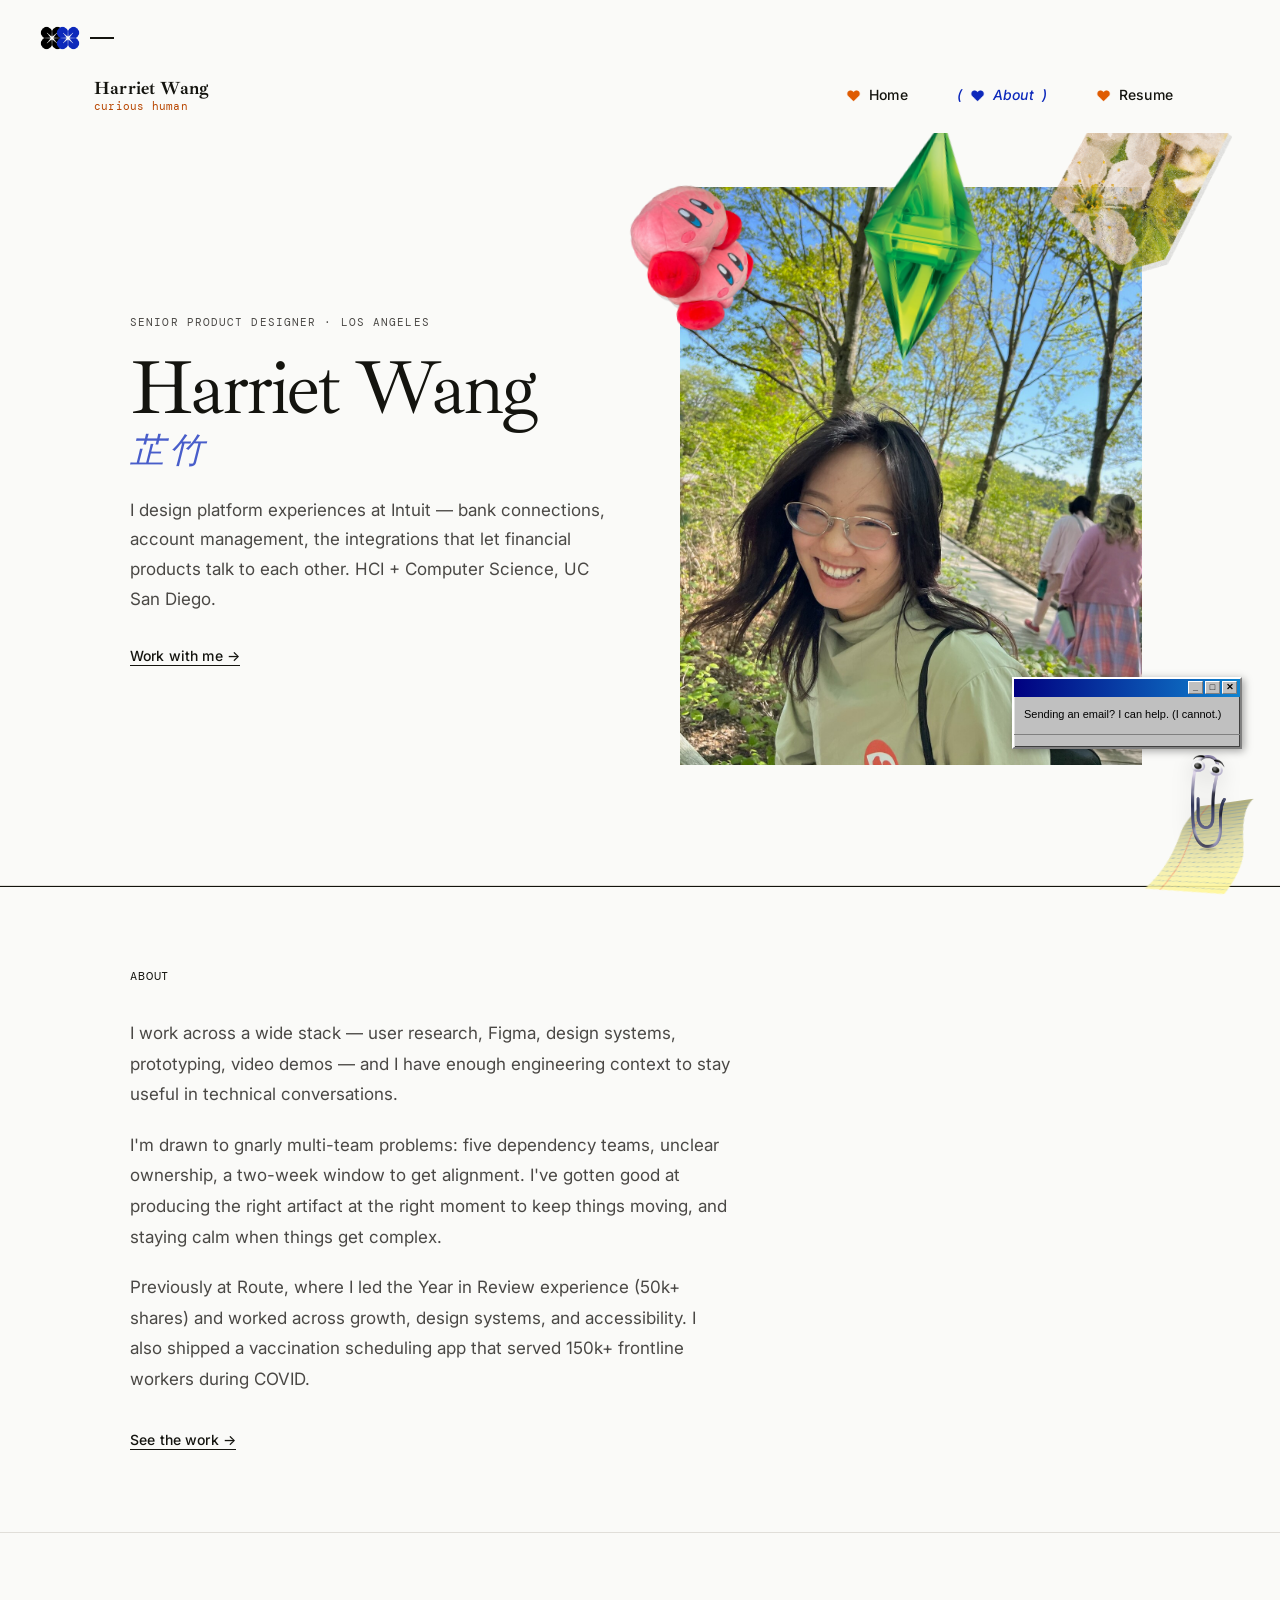
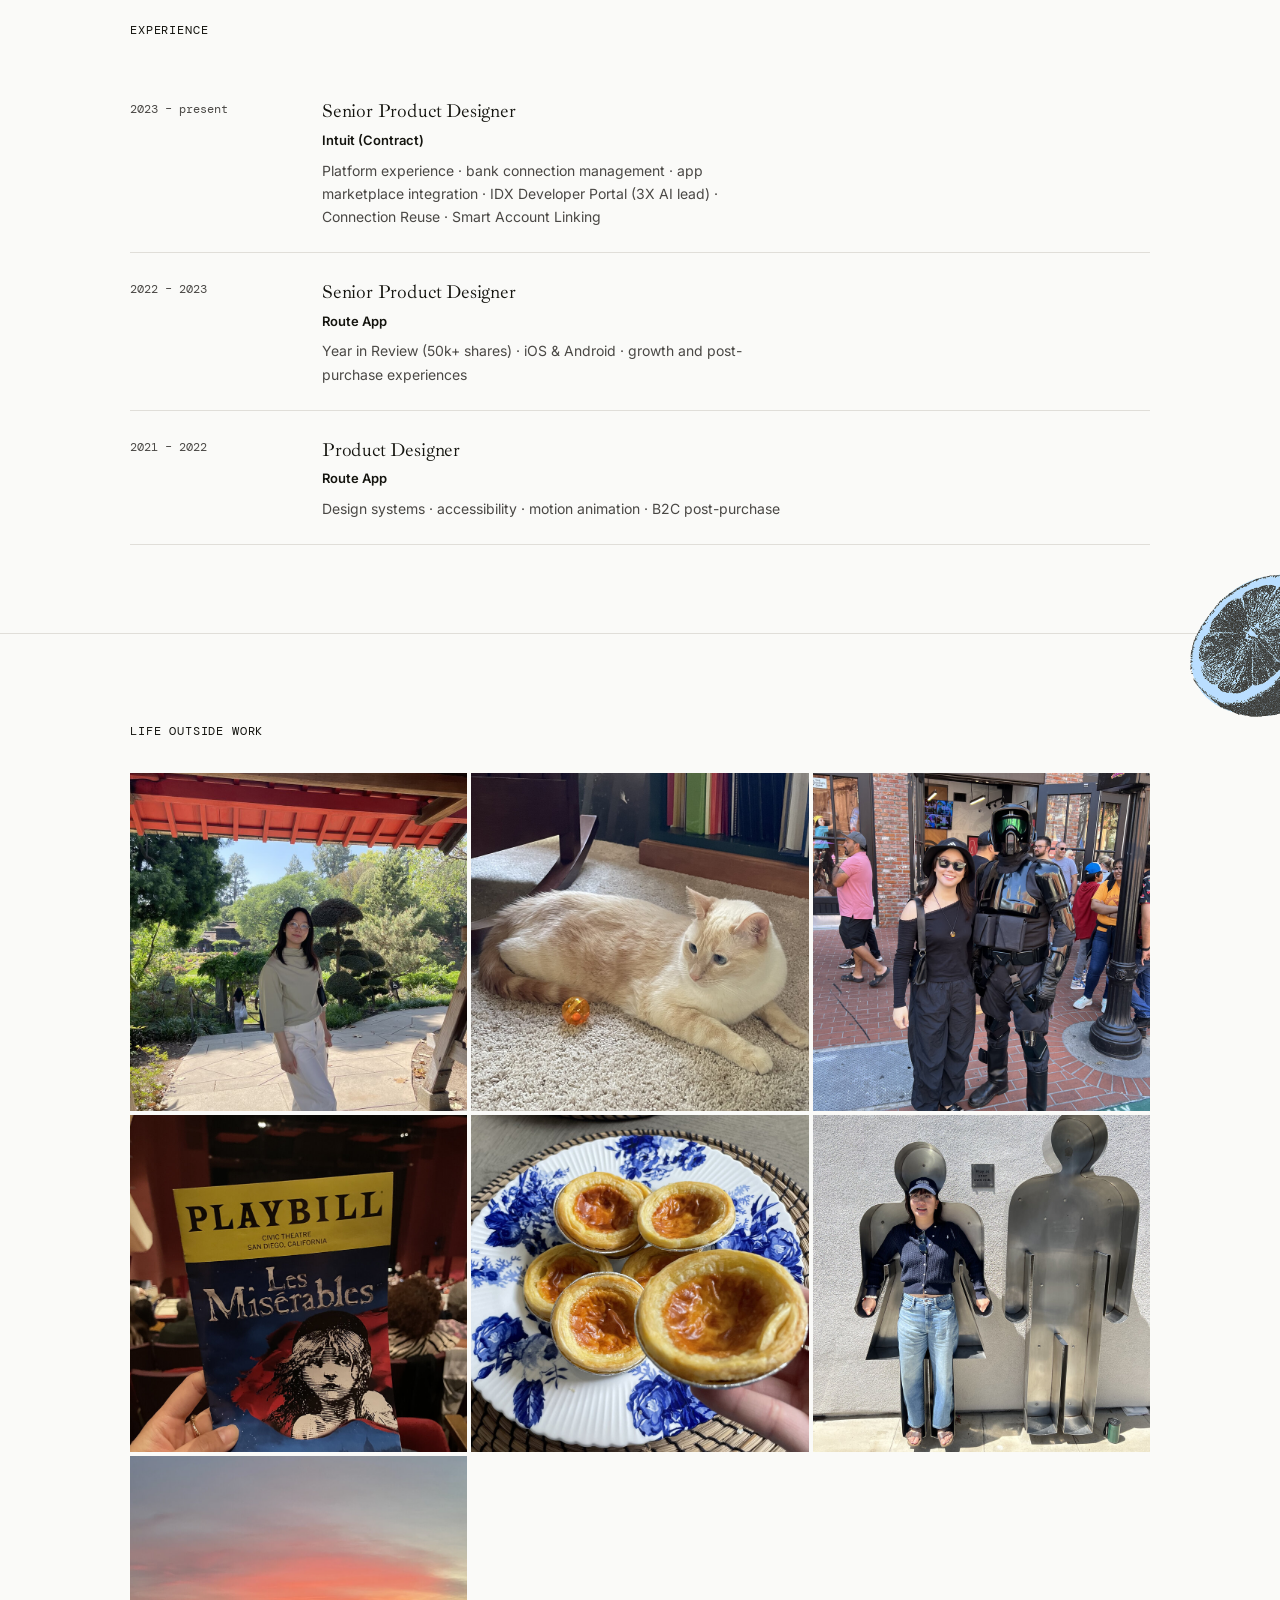
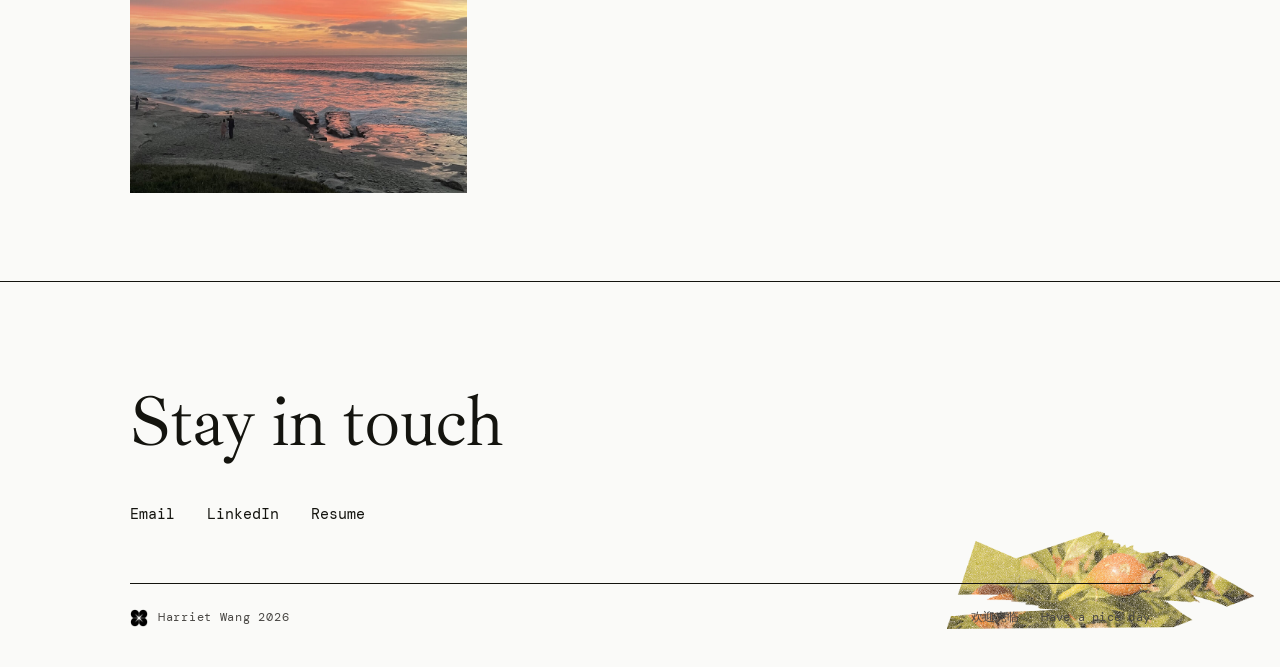
<file: pages/about.html>
<!DOCTYPE html>
<html lang="en">
<head>
  <meta charset="UTF-8"/><meta name="viewport" content="width=device-width, initial-scale=1.0"/>
  <title>About — Harriet Wang</title>
  <meta name="description" content="About Harriet Wang — a product designer with 6+ years across fintech platforms, design systems, and B2C growth experiences."/>
  <link rel="canonical" href="https://harrietwang.com/pages/about.html"/>

  <!-- Open Graph / social preview -->
  <meta property="og:type" content="website"/>
  <meta property="og:site_name" content="Harriet Wang"/>
  <meta property="og:title" content="About — Harriet Wang"/>
  <meta property="og:description" content="About Harriet Wang — a product designer with 6+ years across fintech platforms, design systems, and B2C growth experiences."/>
  <meta property="og:url" content="https://harrietwang.com/pages/about.html"/>
  <meta property="og:image" content="https://harrietwang.com/img/og-image.jpg"/>
  <meta name="twitter:card" content="summary_large_image"/>
  <meta name="twitter:title" content="About — Harriet Wang"/>
  <meta name="twitter:description" content="About Harriet Wang — a product designer with 6+ years across fintech platforms, design systems, and B2C growth experiences."/>
  <meta name="twitter:image" content="https://harrietwang.com/img/og-image.jpg"/>

  <link rel="icon" href="../favicon.ico" sizes="any"/>
  <link rel="icon" type="image/png" sizes="32x32" href="../img/favicon-32.png"/>
  <link rel="icon" type="image/png" sizes="16x16" href="../img/favicon-16.png"/>
  <link rel="apple-touch-icon" href="../img/apple-touch-icon.png"/>
  <link rel="stylesheet" href="../css/style.css"/>
  <script src="../js/main.js" defer></script>
</head>
<body>

<div class="brand-strip">
  <a href="../index.html" class="brand" aria-label="Harriet Wang — Home">
    <img src="../img/clover-black.png" alt="" class="brand__clover"/>
    <img src="../img/clover-blue.png" alt="" class="brand__clover"/>
    <span class="brand__dash"></span>
  </a>
</div>

<nav class="nav">
  <div class="nav__pill">
    <div class="nav__brandtext">
      <a href="../index.html" class="nav__name">Harriet Wang</a>
      <span class="nav__tagline">curious human</span>
    </div>
    <ul class="nav__links">
      <li><a href="../index.html" class="nav__link"><span class="nav__heart"><img class="h-orange" src="../img/heart-orange.png" alt=""/><img class="h-blue" src="../img/heart-blue.png" alt=""/></span>Home</a></li>
      <li><a href="about.html" class="nav__link"><span class="nav__heart"><img class="h-orange" src="../img/heart-orange.png" alt=""/><img class="h-blue" src="../img/heart-blue.png" alt=""/></span>About</a></li>
      <li><a href="../files/Harriet-Wang-Resume.pdf" class="nav__link" target="_blank"><span class="nav__heart"><img class="h-orange" src="../img/heart-orange.png" alt=""/><img class="h-blue" src="../img/heart-blue.png" alt=""/></span>Resume</a></li>
    </ul>
  </div>
</nav>

<main>
<section class="about-hero">
  <img src="../img/blossom.png" alt="" class="deco about-hero__deco" aria-hidden="true"/>
  <div class="container about-hero__inner">
    <div>
      <p class="about-hero__eyebrow">Senior Product Designer · Los Angeles</p>
      <h1 class="about-hero__name">
        Harriet Wang
        <span class="zh">芷竹</span>
      </h1>
      <p class="about-hero__bio">
        I design platform experiences at Intuit — bank connections, account management, the integrations that let financial products talk to each other. HCI + Computer Science, UC San Diego.
      </p>
      <a href="mailto:harrietzzw@gmail.com" class="link-primary">Work with me →</a>
    </div>
    <div class="about-hero__photo-outer">
      <img src="../img/kirby.png" alt="" class="about-hero__deco about-hero__deco--kirby"  style="z-index: 999 !important;"/>
      <img src="../img/plumbob.png" alt="" class="about-hero__deco about-hero__deco--plumbob" style="z-index: 998 !important; width:25% !important; left:40% !important; "/>
      <div class="about-hero__photo">
        <img src="../img/more-harriet.jpg" alt="Harriet Wang" loading="lazy"/>
      </div>
    </div>
  </div>
</section>

<hr class="rule"/>

<section class="about-bio-section">
  <div class="container">
    <h2 class="section-label fade-in">About</h2>
    <p class="fade-in">I work across a wide stack — user research, Figma, design systems, prototyping, video demos — and I have enough engineering context to stay useful in technical conversations.</p>
    <p class="fade-in">I'm drawn to gnarly multi-team problems: five dependency teams, unclear ownership, a two-week window to get alignment. I've gotten good at producing the right artifact at the right moment to keep things moving, and staying calm when things get complex.</p>
    <p class="fade-in">Previously at Route, where I led the Year in Review experience (50k+ shares) and worked across growth, design systems, and accessibility. I also shipped a vaccination scheduling app that served 150k+ frontline workers during COVID.</p>
    <a href="../index.html" class="link-primary fade-in">See the work →</a>
  </div>
</section>

<hr class="rule"/>

<section style="padding: clamp(3rem,7vw,5.5rem) 0; position:relative;">
  <img src="../img/lemon.png" alt="" class="deco exp-photo-deco" aria-hidden="true"/>
  <div class="container">
    <h2 class="section-label fade-in">Experience</h2>
    <div class="exp-item fade-in"><span class="exp-item__date">2023 – present</span><div><p class="exp-item__role">Senior Product Designer</p><p class="exp-item__co">Intuit (Contract)</p><p class="exp-item__desc">Platform experience · bank connection management · app marketplace integration · IDX Developer Portal (3X AI lead) · Connection Reuse · Smart Account Linking</p></div></div>
    <div class="exp-item fade-in"><span class="exp-item__date">2022 – 2023</span><div><p class="exp-item__role">Senior Product Designer</p><p class="exp-item__co">Route App</p><p class="exp-item__desc">Year in Review (50k+ shares) · iOS & Android · growth and post-purchase experiences</p></div></div>
    <div class="exp-item fade-in"><span class="exp-item__date">2021 – 2022</span><div><p class="exp-item__role">Product Designer</p><p class="exp-item__co">Route App</p><p class="exp-item__desc">Design systems · accessibility · motion animation · B2C post-purchase</p></div></div>
  </div>
</section>

<hr class="rule"/>

<!-- ============================================================
     Life outside work — Instagram-style photo grid. Hover each cell
     to see the caption via the custom cursor tooltip (same
     mechanism the project cards use — data-cursor attribute).
     Captions were written from filenames only where I (Claude)
     couldn't visually confirm content (converted-from-HEIC photos) —
     flagged to Harriet in chat to double check/correct.
     ============================================================ -->
<section style="padding: clamp(3rem,7vw,5.5rem) 0;">
  <div class="container">
    <h2 class="section-label fade-in">Life outside work</h2>
    <div class="ig-grid fade-in">
      <div class="ig-cell" data-cursor="Wandering a Japanese garden" role="img" aria-label="Wandering a Japanese garden">
        <img src="../img/lifestyle/park.jpg" alt="Wandering a Japanese garden" loading="lazy"/>
      </div>
      <div class="ig-cell" data-cursor="My cat" role="img" aria-label="My cat">
        <img src="../img/lifestyle/my-cat.jpg" alt="My cat" loading="lazy"/>
      </div>
      <div class="ig-cell" data-cursor="San Diego Comic-Con" role="img" aria-label="San Diego Comic-Con">
        <img src="../img/lifestyle/sdcc.jpg" alt="San Diego Comic-Con" loading="lazy"/>
      </div>
      <div class="ig-cell" data-cursor="Catching a musical" role="img" aria-label="Catching a musical">
        <img src="../img/lifestyle/musicals.jpg" alt="Catching a musical" loading="lazy"/>
      </div>
      <div class="ig-cell" data-cursor="Weekend baking project" role="img" aria-label="Weekend baking project">
        <img src="../img/lifestyle/baking.jpg" alt="Weekend baking project" loading="lazy"/>
      </div>
      <div class="ig-cell" data-cursor="Good times" role="img" aria-label="Good times">
        <img src="../img/lifestyle/fun.jpg" alt="Good times" loading="lazy"/>
      </div>
      <div class="ig-cell" data-cursor="A moment I liked" role="img" aria-label="A moment I liked">
        <img src="../img/lifestyle/img-4380.jpg" alt="A moment I liked" loading="lazy"/>
      </div>
    </div>
  </div>
</section>

</main>

<footer class="footer">
  <img src="../img/berry-leaf.png" alt="" class="footer-deco" aria-hidden="true"/>
  <div class="container footer__content">
    <h2 class="footer__headline">Stay in touch</h2>
    <div class="footer__links">
      <a href="mailto:harrietzzw@gmail.com" class="footer__link">Email</a>
      <a href="https://www.linkedin.com/in/harrietwang/" class="footer__link" target="_blank" rel="noopener">LinkedIn</a>
      <a href="../files/Harriet-Wang-Resume.pdf" class="footer__link">Resume</a>
    </div>
    <div class="footer__bottom">
      <img src="../img/clover-black.png" alt="" class="footer__bottom-clover"/>
      <span class="footer__sig">Harriet Wang 2026</span>
      <span class="footer__closing">欢迎光临 · Have a nice day</span>
    </div>
  </div>
</footer>

</body>
</html>
</file>
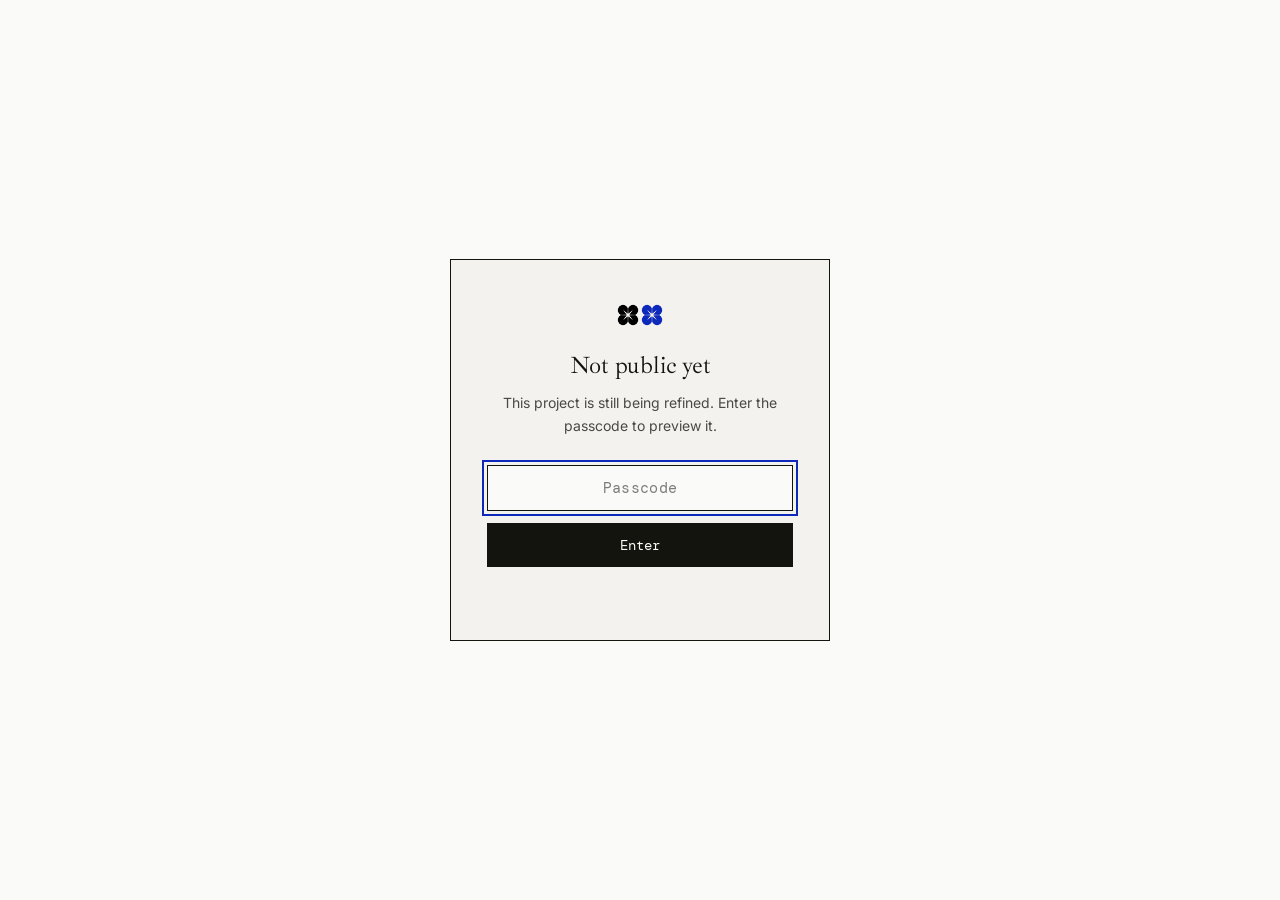
<file: pages/connection-reuse-gate.html>
<!DOCTYPE html>
<html lang="en">
<head>
  <meta charset="UTF-8"/><meta name="viewport" content="width=device-width, initial-scale=1.0"/>
  <title>Preview access — Harriet Wang</title>
  <meta name="robots" content="noindex, nofollow"/>
  <link rel="icon" href="../favicon.ico" sizes="any"/>
  <link rel="stylesheet" href="../css/style.css"/>
</head>
<body class="gate-body">
  <main class="gate-card" id="gateCard">
    <div class="gate-card__mark">
      <img src="../img/clover-black.png" alt=""/>
      <img src="../img/clover-blue.png" alt=""/>
    </div>
    <h1 class="gate-card__title">Not public yet</h1>
    <p class="gate-card__body">This project is still being refined. Enter the passcode to preview it.</p>
    <form class="gate-card__form" id="gateForm" autocomplete="off">
      <input
        type="password"
        class="gate-card__input"
        id="gateInput"
        placeholder="Passcode"
        aria-label="Passcode"
        autofocus
      />
      <button type="submit" class="gate-card__submit">Enter</button>
      <p class="gate-card__error" id="gateError" role="alert"></p>
    </form>
  </main>

  <script>
    (function () {
      // Client-side only — a friction-reducer for a shared preview link,
      // not real access control (visible to anyone who reads page source).
      var PASSCODE = 'IDX';
      var STORAGE_KEY = 'cr_unlocked';
      var DESTINATION = 'connection-reuse.html';

      var form = document.getElementById('gateForm');
      var input = document.getElementById('gateInput');
      var error = document.getElementById('gateError');
      var card = document.getElementById('gateCard');

      // Already unlocked this session? Skip straight through.
      if (sessionStorage.getItem(STORAGE_KEY) === 'true') {
        window.location.replace(DESTINATION);
      }

      form.addEventListener('submit', function (e) {
        e.preventDefault();
        if (input.value === PASSCODE) {
          sessionStorage.setItem(STORAGE_KEY, 'true');
          window.location.replace(DESTINATION);
        } else {
          error.textContent = 'That passcode isn\u2019t right — try again.';
          input.value = '';
          input.focus();
          card.classList.remove('is-shaking');
          void card.offsetWidth; // restart animation
          card.classList.add('is-shaking');
        }
      });
    })();
  </script>
</body>
</html>
</file>
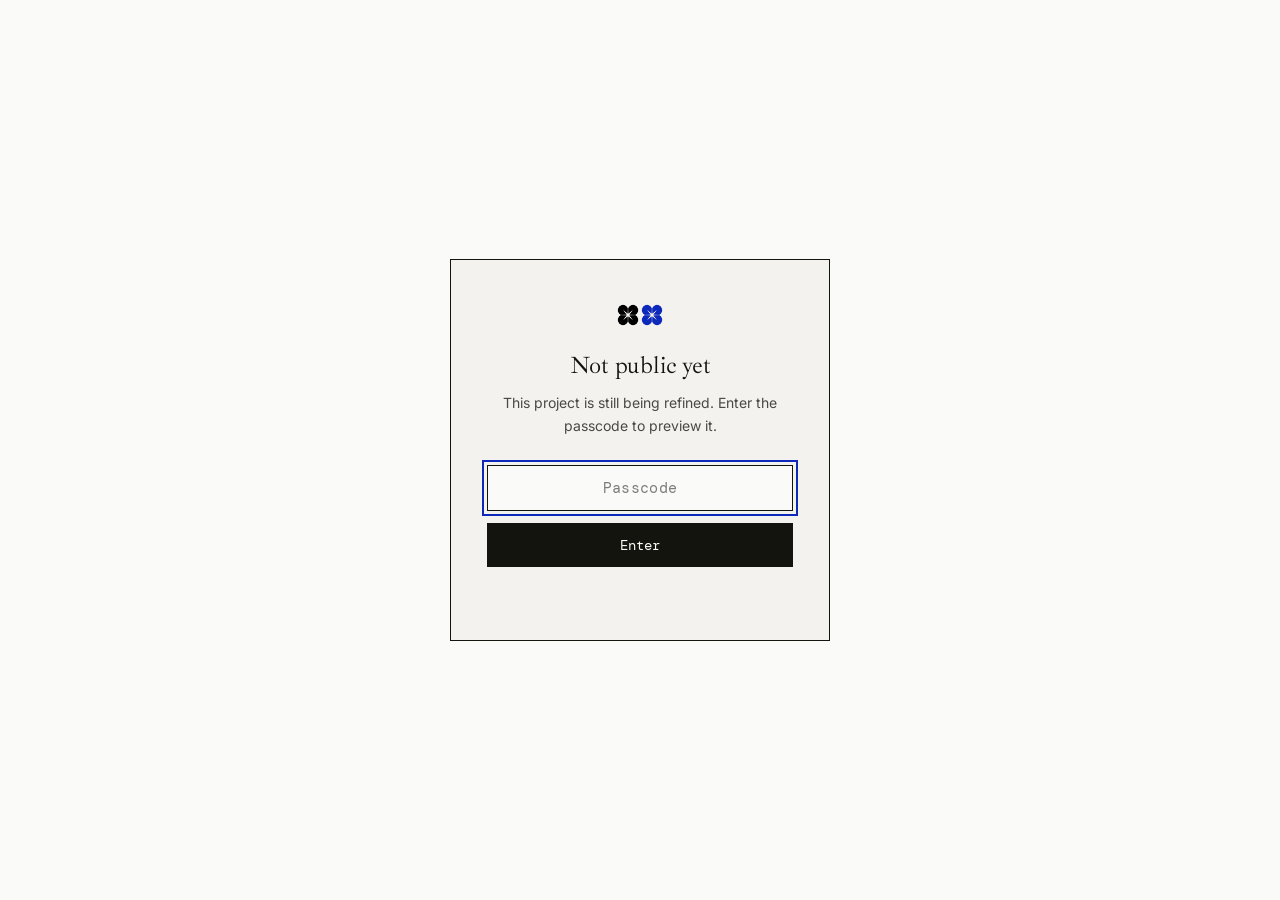
<file: pages/connection-reuse.html>
<!DOCTYPE html>
<html lang="en">
<head>
  <meta charset="UTF-8"/><meta name="viewport" content="width=device-width, initial-scale=1.0"/>
  <!-- Preview gate guard: not real security, just keeps this project from
       being casually browsed to before it's ready. See connection-reuse-gate.html.
       Runs synchronously, before anything renders, to avoid a content flash. -->
  <script>
    if (sessionStorage.getItem('cr_unlocked') !== 'true') {
      window.location.replace('connection-reuse-gate.html');
    }
  </script>
  <meta name="robots" content="noindex, nofollow"/>
  <title>IDX Connection Reuse — Harriet Wang</title>
  <meta name="description" content="Case study: IDX Connection Reuse — one connection, two products, zero re-authentication."/>
  <link rel="canonical" href="https://harrietwang.com/pages/connection-reuse.html"/>

  <!-- Open Graph / social preview -->
  <meta property="og:type" content="website"/>
  <meta property="og:site_name" content="Harriet Wang"/>
  <meta property="og:title" content="IDX Connection Reuse — Harriet Wang"/>
  <meta property="og:description" content="Case study: IDX Connection Reuse — one connection, two products, zero re-authentication."/>
  <meta property="og:url" content="https://harrietwang.com/pages/connection-reuse.html"/>
  <meta property="og:image" content="https://harrietwang.com/img/og-image.jpg"/>
  <meta name="twitter:card" content="summary_large_image"/>
  <meta name="twitter:title" content="IDX Connection Reuse — Harriet Wang"/>
  <meta name="twitter:description" content="Case study: IDX Connection Reuse — one connection, two products, zero re-authentication."/>
  <meta name="twitter:image" content="https://harrietwang.com/img/og-image.jpg"/>

  <link rel="icon" href="../favicon.ico" sizes="any"/>
  <link rel="icon" type="image/png" sizes="32x32" href="../img/favicon-32.png"/>
  <link rel="icon" type="image/png" sizes="16x16" href="../img/favicon-16.png"/>
  <link rel="apple-touch-icon" href="../img/apple-touch-icon.png"/>
  <link rel="stylesheet" href="../css/style.css"/>
  <script src="../js/projects-data.js" defer></script>
  <script src="../js/main.js" defer></script>
</head>
<body data-project-id="connection-reuse">
<div class="brand-strip">
  <a href="../index.html" class="brand" aria-label="Harriet Wang — Home">
    <img src="../img/clover-black.png" alt="" class="brand__clover"/>
    <img src="../img/clover-blue.png" alt="" class="brand__clover"/>
    <span class="brand__dash"></span>
  </a>
</div>

<nav class="nav">
  <div class="nav__pill">
    <div class="nav__brandtext">
      <a href="../index.html" class="nav__name">Harriet Wang</a>
      <span class="nav__tagline">curious human</span>
    </div>
    <ul class="nav__links">
      <li><a href="../index.html" class="nav__link"><span class="nav__heart"><img class="h-orange" src="../img/heart-orange.png" alt=""/><img class="h-blue" src="../img/heart-blue.png" alt=""/></span>Home</a></li>
      <li><a href="about.html" class="nav__link"><span class="nav__heart"><img class="h-orange" src="../img/heart-orange.png" alt=""/><img class="h-blue" src="../img/heart-blue.png" alt=""/></span>About</a></li>
      <li><a href="../files/Harriet-Wang-Resume.pdf" class="nav__link" target="_blank"><span class="nav__heart"><img class="h-orange" src="../img/heart-orange.png" alt=""/><img class="h-blue" src="../img/heart-blue.png" alt=""/></span>Resume</a></li>
    </ul>
  </div>
</nav>
<main>
<section class="project-hero"><div class="container">
  <a href="../index.html" class="back-link">← All work</a>
  <div class="tag-row"><span class="tag tag--green">Shipped · Feb 2025</span><span class="tag">IDX · Credit Karma · TurboTax</span></div>
  <h1 class="project-title">IDX Connection<br>Reuse</h1>
  <p class="project-sub">One connection. Two products. Zero re-authentication. The cross-product bank connection reuse experience for CK members entering TurboTax.</p>
  <div class="stats-row fade-in">
    <div class="stat-block"><span class="stat-block__num">0</span><span class="stat-block__label">re-authentications required for eligible CK members</span></div>
    <div class="stat-block"><span class="stat-block__num">3</span><span class="stat-block__label">products: CK · TurboTax · QBO</span></div>
    <div class="stat-block"><span class="stat-block__num">Standard</span><span class="stat-block__label">IDX reuse UI — adopted across multiple integrations</span></div>
  </div>
  <div class="project-meta fade-in">
    <div><span class="project-meta__label">My role</span><span class="project-meta__value">Product Designer (IDX XD)</span></div>
    <div><span class="project-meta__label">Team</span><span class="project-meta__value">IDX XD · DataX XD · PM · Eng · Identity</span></div>
    <div><span class="project-meta__label">Patterns shipped</span><span class="project-meta__value">Carousel reuse · Bulk multi-select · Back-to-back auth</span></div>
    <div><span class="project-meta__label">Status</span><span class="project-meta__value">Shipped February 2025</span></div>
  </div>
</div></section>
<div class="project-body"><div class="container"><div class="project-body__layout">
  <nav class="project-body__sidebar">
    <a href="#challenge" class="toc-link">Challenge</a>
    <a href="#tasks" class="toc-link">My Tasks</a>
    <a href="#impact" class="toc-link">Impact</a>
  </nav>
  <div>
    <section id="challenge" class="project-section">
      <p class="project-section__label">01 · Challenge</p>
      <h2 class="project-section__heading">If we already have your credentials, why are we asking again?</h2>
      <p class="project-section__body">If you've already connected your brokerage to Credit Karma, Intuit has your credentials. So why does TurboTax ask you to set up the same connection from scratch at tax time? That friction was real — and it was costing TurboTax completions.</p>
      <p class="project-section__body">Connection Reuse is IDX's answer: let CK members carry existing financial connections into TurboTax with a single consent. Cross-product, touching CK, TT, and Identity — each with different patterns, consent requirements, and technical constraints. Customers shouldn't feel any of that.</p>
    </section>
    <section id="tasks" class="project-section">
      <p class="project-section__label">02 · My Tasks</p>
      <h2 class="project-section__heading">Carousel reuse, bulk multi-select, back-to-back auth</h2>
      <p class="project-section__body">I owned the IDX widget design end-to-end — the carousel reuse pattern for single-provider selection and the bulk multi-select pattern for customers with multiple eligible accounts. I built prototypes for both QBO and TurboTax contexts, iterated through multiple rounds of cross-functional feedback, and designed the back-to-back auth flow for providers requiring re-authentication on reuse.</p>
      <p class="project-section__body">I worked alongside DataX XD and PM on consent patterns and error states, and turned around spec updates quickly when integration requirements shifted mid-flight.</p>
    </section>
    <section id="impact" class="project-section">
      <p class="project-section__label">03 · Impact</p>
      <h2 class="project-section__heading">Standard IDX reuse UI, adopted beyond the original launch</h2>
      <p class="project-section__body">Launched February 2025 across CK, TT, IDX, DataX, and Identity. Eligible CK members can carry their financial connections into TurboTax with bulk import — removing one of the most friction-heavy moments in TT onboarding.</p>
      <p class="project-section__body">The carousel reuse and bulk multi-select patterns I designed are now the standard IDX reuse UI, adopted across multiple integrations beyond the original CK×TT launch.</p>
    </section>
  </div>
</div></div></div>
<section class="more-work">
  <div class="container">
    <h2 class="section-label fade-in">More work</h2>
    <div class="project-carousel">
      <div class="project-carousel__track" id="projectTrack">
        <!-- Populated at runtime by renderMoreWork() in main.js, from js/projects-data.js.
             Shows every OTHER project automatically — nothing to edit in this file. -->
      

      </div>
      <div class="project-carousel__controls">
        <button type="button" class="carousel-btn carousel-btn--prev" aria-label="Scroll left">←</button>
        <div class="project-carousel__bar" id="carouselBar"><div class="project-carousel__thumb" id="carouselThumb"></div></div>
        <button type="button" class="carousel-btn carousel-btn--next" aria-label="Scroll right">→</button>
      </div>
    </div>
  </div>
</section>

</main>

<footer class="footer">
  <canvas id="footer-canvas" class="footer__canvas" aria-hidden="true"></canvas>
  <div class="container footer__content">
    <p class="footer__label">Next project</p>
    <h2 class="footer__headline" style="font-size:clamp(2.25rem,5vw,4.5rem);"><a href="smart-account-linking.html" class="footer-next-link">Smart Account <em>Linking →</em></a></h2>
    <div class="footer__links"><a href="smart-account-linking.html" class="footer__link">View project ↗</a><a href="../index.html" class="footer__link">All work ↗</a></div>
    <div class="footer__bottom"><span class="footer__sig">◐ Harriet Wang · 2025</span><span class="footer__closing">欢迎光临 · Have a nice day</span></div>
  </div>
</footer>
</body></html>
</file>
<file: css/style.css>
/* ============================================
   HARRIET WANG — v3
   Almost white · One accent · Images · Readable
   ============================================ */

@import url('https://fonts.googleapis.com/css2?family=Ibarra+Real+Nova:ital,wght@0,400..700;1,400..700&family=Inter:ital,opsz,wght@0,14..32,300..700;1,14..32,400..500&family=DM+Mono:wght@400;500&display=swap');

:root {
  --bg:       #FAFAF8;
  --surface:  #F3F2EF;
  --ink:      #14140F;
  --mid:      #4A4845;
  --faint:    #E0DED9;
  --accent:   #0D29BB;   /* blue heart */
  --orange:   #DF5B01;   /* orange heart — decorative/large-text/border use (3:1 AA-large is enough) */
  --orange-text: #B84600; /* darker variant for small running text — passes 4.5:1 AA on --bg */

  /* display: serif close to Ibarra Real Nova · retro mono: SF Mono w/ DM Mono fallback · body: Inter */
  --serif:  'Ibarra Real Nova', 'DM Serif Display', Georgia, serif;
  --sans:   'Inter', 'DM Sans', system-ui, sans-serif;
  --mono:   ui-monospace, 'SF Mono', 'SFMono-Regular', Menlo, Consolas, 'DM Mono', monospace;

  --nav-h:  60px;
  --max-w:  1100px;
  --gutter: clamp(1.25rem, 4vw, 2.5rem);
  --radius: 0px;   /* brutalist: square corners everywhere except the pill nav + CTA pill */
}

*, *::before, *::after { box-sizing: border-box; margin: 0; padding: 0; }
html { font-size: 16px; scroll-behavior: smooth; -webkit-font-smoothing: antialiased; }
body {
  background: var(--bg); color: var(--ink); font-family: var(--sans); line-height: 1.6; overflow-x: hidden;
}
/* cursor:none only applies once main.js confirms the custom cursor actually initialized —
   see initCursor() in main.js. This means if JS fails to load, people keep a normal
   pointer instead of losing the cursor entirely. */
.has-custom-cursor,
.has-custom-cursor a, .has-custom-cursor button, .has-custom-cursor .project-card, .has-custom-cursor .project-card *,
.has-custom-cursor [data-cursor],
.has-custom-cursor #clippy, .has-custom-cursor #clippy *, .has-custom-cursor #clippy-paper,
.has-custom-cursor input, .has-custom-cursor select, .has-custom-cursor textarea,
.has-custom-cursor [role="button"], .has-custom-cursor .glow-word, .has-custom-cursor .nav__link {
  cursor: none;
}

/* ── KEYBOARD FOCUS ──
   Custom, on-brand focus ring — shows only for keyboard navigation (:focus-visible),
   never on mouse clicks, so it doesn't clash with the custom cursor. */
a:focus-visible, button:focus-visible, input:focus-visible,
[role="button"]:focus-visible, .project-card:focus-visible,
.carousel-btn:focus-visible, .nav__link:focus-visible {
  outline: 2px solid var(--accent);
  outline-offset: 3px;
}
.btn-pill:focus-visible { outline-offset: 4px; }

/* ── CUSTOM CURSOR ── */
.cursor {
  position: fixed; top: 0; left: 0; z-index: 99999;
  pointer-events: none; display: flex; align-items: flex-start; gap: 8px;
  opacity: 0; transition: opacity 0.15s;
  will-change: transform;
}
.cursor__arrow {
  width: 22px; height: 22px; flex-shrink: 0;
  transition: width .18s ease, height .18s ease;
  display: block;
}
.cursor__label {
  font-family: var(--mono); font-size: 10px; letter-spacing: 0.04em;
  background: var(--ink); color: var(--bg);
  padding: 3px 8px; border-radius: 4px;
  white-space: nowrap;
  opacity: 0; transform: translateY(3px) translateX(-4px);
  transition: opacity .18s ease, transform .18s ease;
  margin-top: 4px;
}
.cursor.is-hover .cursor__label { opacity: 1; transform: none; }

a { color: inherit; text-decoration: none; }
img { display: block; max-width: 100%; }

/* ============================================  BRAND MARK (static, scrolls away — NOT part of the floating nav)  */
.brand-strip { padding: 26px var(--gutter) 0; position: relative; z-index: 90; }
.brand {
  display: inline-flex; align-items: center; gap: 0;
}
.brand__clover { height: 24px; width: auto; display: block; }
.brand__clover + .brand__clover { margin-left: -8px; }
.brand__dash { width: 24px; height: 1.5px; background: var(--ink); margin-left: 10px; }

/* ============================================  NAV (sticky → floating pill on scroll)  */
.nav {
  position: sticky; top: 0; z-index: 100;
  padding: 14px var(--gutter);
  transition: padding 0.35s ease;
}
.nav__pill {
  max-width: var(--max-w); margin: 0 auto;
  display: flex; align-items: center; justify-content: space-between;
  padding: 6px 4px;
  border-radius: 0;
  transition: background 0.35s ease, box-shadow 0.35s ease, padding 0.35s ease, border-radius 0.35s ease, border-color 0.35s ease;
}

/* lifted pill once scrolled */
.nav.scrolled { padding-top: 10px; }
.nav.scrolled .nav__pill {
  background: linear-gradient(155deg, rgba(255,255,255,0.55), rgba(250,250,248,0.42) 40%, rgba(250,250,248,0.55));
  border: 1px solid rgba(255,255,255,0.55);
  backdrop-filter: blur(22px) saturate(180%);
  -webkit-backdrop-filter: blur(22px) saturate(180%);
  border-radius: 16px;
  padding: 12px 22px;
  box-shadow:
    inset 0 1px 0 rgba(255,255,255,0.75),
    inset 0 0 0 1px rgba(255,255,255,0.12),
    0 1px 0 rgba(20,20,15,0.06),
    0 14px 34px -16px rgba(20,20,15,0.32);
}

.nav__brandtext { display: flex; flex-direction: column; line-height: 1.2; gap: 1px; }
.nav__name {
  font-family: var(--serif); font-weight: 700; font-size: 1.125rem; color: var(--ink);
  letter-spacing: 0.01em;
}
.nav__tagline {
  font-family: var(--mono); font-size: 0.6875rem; color: var(--orange-text);
  letter-spacing: 0.02em;
}

.nav__links { display: flex; align-items: center; gap: 2.25rem; list-style: none; }
.nav__link {
  display: inline-flex; align-items: center; gap: 8px;
  font-size: 0.875rem; font-weight: 500; color: var(--ink); letter-spacing: 0.01em;
  transition: color 0.18s, font-style 0.18s;
  position: relative; padding-bottom: 2px;
}
.nav__heart { position: relative; width: 15px; height: 15px; flex-shrink: 0; }
.nav__heart img { position: absolute; inset: 0; width: 100%; height: 100%; transition: opacity 0.2s ease; }
.nav__heart .h-blue { opacity: 0; }

/* ( and ) revealed on hover / active */
.nav__link::before { content: '('; opacity: 0; transform: translateX(-3px); transition: opacity 0.2s, transform 0.2s; display: inline-block; }
.nav__link::after  { content: ')'; opacity: 0; transform: translateX( 3px); transition: opacity 0.2s, transform 0.2s; display: inline-block; }

.nav__link:hover        { color: var(--accent); font-style: italic; }
.nav__link.active       { color: var(--accent); font-style: italic; }

.nav__link:hover::before,  .nav__link:hover::after  { opacity: 1; transform: translateX(0); }
.nav__link.active::before, .nav__link.active::after { opacity: 1; transform: translateX(0); }

.nav__link:hover .h-blue, .nav__link.active .h-blue   { opacity: 1; }
.nav__link:hover .h-orange, .nav__link.active .h-orange { opacity: 0; }

@media (max-width: 720px) {
  .brand-strip { padding: 16px 20px 0; }
  .nav { padding: 10px 20px; }
  .nav__links { gap: 20px; }
  .nav__link { font-size: 0.78rem; gap: 5px; }
  .nav__heart { width: 12px; height: 12px; }
}

/* ============================================  LAYOUT  */
.container { width: 100%; max-width: var(--max-w); margin: 0 auto; padding: 0 var(--gutter); }
hr.rule { border: none; border-top: 1px solid var(--faint); }

/* ============================================  HERO  */
.hero { padding-top: clamp(2.5rem, 6vh, 4rem); padding-bottom: clamp(3.5rem, 8vh, 5.5rem); }

/* Two-column hero layout */
.hero__cols {
  display: grid;
  grid-template-columns: 1fr 1fr;
  gap: clamp(3rem, 6vw, 6rem);
  align-items: start;
}
.hero__left { min-width: 0; }
.hero__right { display: flex; justify-content: flex-end; align-items: flex-start; }
.hero__photo-outer { position: relative; width: 100%; max-width: 380px; padding: 22px 0 56px; }
.hero__photo-wrap {
  width: 100%;
  aspect-ratio: 4 / 5;
  border-radius: 0;
  overflow: hidden;
  background: #DCDBD7;
  border: none;
  position: relative;
  z-index: 3;
}
.hero__photo {
  width: 100%; height: 100%;
  object-fit: cover; object-position: center; display: block;
}
.hero__deco { position: absolute; pointer-events: none; user-select: none; }
.hero__deco--blossom { width: 46%; left: -18%; bottom: 6%; z-index: 1; transform: rotate(-6deg); }
.hero__deco--butterfly { width: 42%; right: -18%; top: 2%; z-index: 2; transform: rotate(4deg); }

.hero__status {
  display: inline-flex; align-items: center; gap: 0.5rem;
  font-family: var(--mono); font-size: 0.75rem; color: var(--mid);
  letter-spacing: 0.07em; text-transform: uppercase; margin-bottom: 1.75rem;
}
.hero__dot { width: 6px; height: 6px; border-radius: 50%; background: var(--accent); flex-shrink: 0; animation: blink 2.5s ease-in-out infinite; }
@keyframes blink { 0%,100%{opacity:1} 50%{opacity:0.35} }

.hero__headline {
  position: relative;
  font-family: var(--serif); font-weight: 700;
  font-size: clamp(2rem, 4vw, 2.95rem);
  line-height: 1.16; letter-spacing: -0.01em;
  color: var(--ink); margin-bottom: 1.75rem; max-width: 700px;
}
.hero__headline em { font-style: italic; }

/* cursor radial glow — tracks across the whole headline, all words */
.hero__headline-glow { position: relative; display: block; }
.hero__headline-glow .glow-base { color: var(--ink); display: block; }
.hero__headline-glow .glow-layer {
  position: absolute; top: 0; left: 0; width: 100%; height: 100%;
  color: transparent; display: block;
  background: radial-gradient(circle 0px at 50% 50%, var(--accent) 0%, transparent 100%);
  -webkit-background-clip: text; background-clip: text;
  pointer-events: none;
}

.hero__body {
  font-family: var(--sans);
  font-size: clamp(1rem, 1.6vw, 1.15rem);
  color: var(--ink); max-width: 500px; line-height: 1.65;
  font-weight: 400; margin-bottom: 2.25rem;
}
.hero__body a { color: var(--accent); text-decoration: underline; text-underline-offset: 3px; }

.hero__actions { display: flex; gap: 1.5rem; align-items: center; flex-wrap: wrap; }

.btn-pill {
  display: inline-block;
  background: var(--ink); color: var(--bg);
  font-family: var(--mono); font-size: 0.9rem;
  padding: 13px 26px; border-radius: 999px; border: 1.5px solid var(--ink);
  transition: background 0.2s ease, color 0.2s ease;
}
.btn-pill:hover { background: var(--bg); color: var(--ink); }

.link-primary {
  font-size: 0.875rem; font-weight: 500; color: var(--ink);
  border-bottom: 1.5px solid var(--ink); padding-bottom: 1px;
  letter-spacing: 0.01em; transition: color 0.18s, border-color 0.18s;
}
.link-primary:hover { color: var(--accent); border-color: var(--accent); }

.link-muted { font-size: 0.875rem; color: var(--mid); transition: color 0.18s; }
.link-muted:hover { color: var(--ink); }
.link-inline {
  color: inherit;
  text-decoration: underline;
  text-decoration-color: var(--accent);
  text-underline-offset: 2px;
  transition: color 0.18s ease, text-decoration-color 0.18s ease;
}
.link-inline:hover { color: var(--accent); text-decoration-color: currentColor; }

/* ============================================  SECTION LABELS  */
.section-label {
  font-family: var(--mono); font-size: 0.75rem; font-weight: 400; letter-spacing: 0.07em;
  text-transform: uppercase; color: var(--ink); margin-bottom: 2rem;
}

/* ============================================  WIP BANNER  */
.wip-banner {
  display: flex; align-items: center; gap: 0.75rem;
  padding: 0.875rem 1.25rem;
  border: 1.5px solid var(--ink); border-radius: 0;
  background: var(--bg); margin-bottom: 2.5rem;
}
.wip-banner__dot { width: 6px; height: 6px; border-radius: 50%; background: var(--accent); flex-shrink: 0; animation: blink 2s ease-in-out infinite; }
.wip-banner p { font-size: 0.875rem; color: var(--mid); }
.wip-banner strong { color: var(--ink); font-weight: 500; }

/* ============================================  PROJECT GRID  */
.projects { padding: clamp(3rem, 7vw, 5.5rem) 0; }

.project-grid {
  display: grid;
  grid-template-columns: 1fr 1fr;
  gap: 1.25rem;
}

/* ── HORIZONTAL PROJECT CAROUSEL (homepage) ── */
.project-carousel { position: relative; }
.project-carousel__track {
  display: flex; gap: 1.25rem;
  overflow-x: auto; scroll-snap-type: x mandatory;
  padding: 14px 4px 22px;
  scrollbar-width: none; -ms-overflow-style: none;
}
.project-carousel__track::-webkit-scrollbar { display: none; }
.project-carousel__track .project-card {
  flex: 0 0 340px; scroll-snap-align: start; flex-direction: column;
}
.project-carousel__track .project-card--star {
  flex: 0 0 420px; flex-direction: column;
}
.project-carousel__track .project-card--star .project-card__thumb {
  width: 100%; aspect-ratio: 16/10; min-height: unset;
}
.project-carousel__track .project-card--star .project-card__body {
  padding: 1.5rem; justify-content: flex-start;
}
.project-carousel__track .project-card--star .project-card__title { font-size: 1.375rem; }

.project-carousel__controls {
  display: flex; align-items: center; gap: 14px;
  margin-top: 1.5rem;
}
.carousel-btn {
  width: 34px; height: 34px; flex-shrink: 0;
  border: 1.5px solid var(--ink); background: var(--bg); color: var(--ink);
  font-family: var(--mono); font-size: 0.9rem; cursor: pointer;
  display: flex; align-items: center; justify-content: center;
  transition: background 0.18s ease, color 0.18s ease;
}
.carousel-btn:hover { background: var(--ink); color: var(--bg); }
.project-carousel__bar {
  flex: 1; height: 3px; background: var(--faint); position: relative; cursor: pointer;
}
.project-carousel__thumb {
  position: absolute; top: 0; left: 0; height: 100%;
  background: var(--ink); width: 20%;
  transition: background 0.18s ease;
}
.project-carousel__bar:hover .project-carousel__thumb { background: var(--accent); }

@media (max-width: 640px) {
  .project-carousel__track .project-card,
  .project-carousel__track .project-card--star { flex-basis: 82vw; }
}

/* Mini cards — "More work" carousel on project detail pages */
.more-work { padding: clamp(3rem,7vw,5.5rem) 0; border-top: 1.5px solid var(--ink); }
.project-carousel__track .project-card--mini {
  flex: 0 0 260px; flex-direction: column;
}
.project-carousel__track .project-card--mini .project-card__thumb {
  aspect-ratio: 4/3; min-height: unset;
}
.project-carousel__track .project-card--mini .project-card__body {
  padding: 1rem 1.125rem; gap: 0.4rem;
}
.project-carousel__track .project-card--mini .project-card__title { font-size: 1.0625rem; }

.project-card {
  display: flex; flex-direction: column;
  border: 1.5px solid var(--ink); border-radius: 0;
  background: var(--bg); overflow: hidden;
  transition: box-shadow 0.22s ease, transform 0.22s ease;
  cursor: pointer; text-decoration: none; color: inherit;
}
.project-card:hover { transform: translateY(-3px); box-shadow: 6px 6px 0 var(--ink); }

.project-card__thumb {
  width: 100%; aspect-ratio: 16/9; overflow: hidden;
  background: var(--surface); flex-shrink: 0;
}
.project-card__thumb img {
  width: 100%; height: 100%; object-fit: cover;
  transition: transform 0.4s ease;
}


/* placeholder color-blocks for cards without images */
.thumb--blue   { background: #E8EFFA; }
.thumb--slate  { background: #EAEBEE; }
.thumb--warm   { background: #F2EDE6; }
.thumb--green  { background: #E6F0EA; }
.thumb--dashed { background: var(--surface); border: 2px dashed var(--faint); }

.project-card__body { padding: 1.5rem; display: flex; flex-direction: column; gap: 0.625rem; flex: 1; }

.project-card__tags { display: flex; gap: 0.4rem; flex-wrap: wrap; margin-bottom: 0.125rem; }
.tag {
  font-family: var(--mono); font-size: 0.6875rem; letter-spacing: 0.05em;
  text-transform: uppercase; color: var(--mid);
  padding: 0.2rem 0.55rem; border: 1px solid var(--mid); border-radius: 0;
}
.tag--accent   { color: var(--accent); border-color: var(--accent); }
.tag--green    { color: var(--accent); border-color: var(--accent); }
.tag--featured { color: var(--orange-text); background: transparent; border-color: var(--orange); }

.project-card__title { font-family: var(--serif); font-size: 1.375rem; font-weight: 400; letter-spacing: -0.02em; line-height: 1.2; color: var(--ink); }

.project-card__desc { font-size: 0.9375rem; color: var(--ink); line-height: 1.65; font-weight: 400; }

.project-card__footer {
  display: flex; align-items: center; justify-content: space-between;
  margin-top: auto; padding-top: 0.875rem;
  border-top: 1px solid var(--faint);
}
.project-card__stats { display: flex; gap: 1.25rem; }
.stat__num  { font-family: var(--serif); font-size: 1.25rem; color: var(--ink); line-height: 1; display: block; letter-spacing: -0.02em; }
.stat__label { font-family: var(--mono); font-size: 0.6875rem; color: var(--mid); letter-spacing: 0.05em; text-transform: uppercase; }
.project-card__arrow { font-size: 0.9375rem; color: var(--faint); transition: color 0.18s, transform 0.18s; }
.project-card:hover .project-card__arrow { color: var(--accent); transform: translate(2px,-2px); }

/* ── CARD CTA BUTTONS ── */
.card-btn {
  display: inline-flex; align-items: center; gap: 5px;
  font-family: var(--mono); font-size: 0.72rem; font-weight: 500;
  text-transform: uppercase; letter-spacing: 0.03em;
  padding: 8px 14px; border-radius: 0; border: 1.5px solid var(--ink);
  white-space: nowrap; flex-shrink: 0;
  transition: background 0.2s, color 0.2s, border-color 0.2s;
}
.card-btn--primary {
  background: var(--ink); color: var(--bg);
}
.project-card:hover .card-btn--primary {
  background: var(--accent); border-color: var(--accent); color: #fff;
}
.card-btn--wip {
  background: transparent; color: var(--mid);
  border-color: var(--faint);
}
.project-card:hover .card-btn--wip {
  border-color: var(--mid);
}

/* ── DELETED CARD CLICK EXIT ANIMATION ── */


/* ── PAGE ENTER ANIMATION ── */
/* Body fades in — NO transform here; transform on body breaks position:fixed (cursor, nav) */
@keyframes page-fade-in {
  from { opacity: 0; }
  to   { opacity: 1; }
}
/* Content slides up independently */
@keyframes page-slide-up {
  from { opacity: 0; transform: translateY(12px); }
  to   { opacity: 1; transform: translateY(0); }
}
body { animation: page-fade-in 0.25s ease both; }
.hero, .projects, .experience, .project-page, main, article {
  animation: page-slide-up 0.45s ease both;
}

/* NOTE: .project-card--star intentionally has NO grid-column/layout override
   here — homepage cards are a plain, uniform 2-col grid regardless of the
   `star` flag in projects-data.js. The "★ Featured" tag still renders via the
   tags array, it just no longer changes the card's size/layout on the
   homepage. (Still used for a wider card treatment in the "More work"
   carousel only — see .project-carousel__track .project-card--star above.) */

/* legacy alias kept for safety */
.project-card--full { grid-column: 1 / -1; flex-direction: row; }
.project-card--full .project-card__thumb { width: 42%; aspect-ratio: unset; min-height: 220px; }
.project-card--full .project-card__body  { padding: 2rem; }
.project-card--full .project-card__title { font-size: 1.625rem; }

/* fun/hackathon */
.project-card--fun { border-style: dashed; }

/* ============================================  EXPERIENCE  */
.experience { padding: clamp(3rem, 7vw, 5.5rem) 0; border-top: 1.5px solid var(--ink); }

.exp-item {
  display: grid; grid-template-columns: 160px 1fr;
  gap: 2rem; padding: 1.5rem 0; border-bottom: 1px solid var(--faint);
}
.exp-item:first-of-type { border-top: none; }
.exp-item__date { font-family: var(--mono); font-size: 0.75rem; color: var(--mid); padding-top: 0.2rem; }
.exp-item__role { font-family: var(--serif); font-size: 1.1875rem; font-weight: 400; letter-spacing: -0.01em; margin-bottom: 0.2rem; }
.exp-item__co   { font-family: var(--sans); font-weight: 600; font-size: 0.8125rem; color: var(--ink); margin-bottom: 0.5rem; }
.exp-item__desc { font-size: 0.875rem; color: var(--mid); line-height: 1.65; max-width: 460px; }

/* ============================================  FOOTER  */
.footer {
  position: relative; overflow: hidden;
  background: var(--bg); color: var(--ink);
  padding: clamp(4rem,9vw,6.5rem) 0 2.5rem;
  border-top: 1.5px solid var(--ink);
}
.footer__content { position: relative; z-index: 1; }
.footer__label {
  font-family: var(--mono); font-size: 0.6875rem; letter-spacing: 0.1em;
  text-transform: uppercase; color: var(--mid); margin-bottom: 0.875rem;
}
.footer__headline {
  font-family: var(--serif); font-size: clamp(2.6rem, 6.5vw, 4.5rem);
  font-weight: 400; letter-spacing: -0.02em; line-height: 1;
  color: var(--ink); margin-bottom: 2.75rem;
}
.footer__headline em { font-style: italic; color: var(--accent); }
.footer-next-link { display: inline-block; transition: color 0.2s ease, transform 0.2s ease; }
.footer-next-link:hover { color: var(--accent); transform: translateX(4px); }
.footer-next-link:hover em { color: var(--orange); }
.footer__links { display: flex; gap: 2rem; flex-wrap: wrap; margin-bottom: 3.5rem; font-family: var(--mono); }
.footer__link {
  font-size: 0.9375rem; color: var(--ink);
  border-bottom: 1px solid transparent;
  transition: color 0.18s, border-color 0.18s;
}
.footer__link:hover { color: var(--accent); border-color: var(--accent); }

.footer__bottom {
  display: flex; align-items: center; gap: 0.625rem;
  padding-top: 1.5rem; border-top: 1px solid var(--ink);
  flex-wrap: wrap;
  position: relative; z-index: 1;
}
.footer__bottom-clover { width: 18px; height: 18px; display: block; }
.footer__bamboo,
.footer-deco {
  position: absolute;
  right: 2%;
  bottom: 10%;
  width: clamp(220px, 24vw, 400px);
  height: auto;
  opacity: 0.96;
  pointer-events: none;
  z-index: 0;
}
.footer__sig {
  font-family: var(--mono); font-size: 0.75rem;
  color: var(--mid); letter-spacing: 0.06em;
}
.footer__closing {
  font-family: var(--mono); font-style: normal;
  font-size: 0.75rem; color: var(--mid); letter-spacing: 0.02em;
  margin-left: auto;
}

/* ============================================  FADE-IN  */
.fade-in { opacity: 0; transform: translateY(18px); transition: opacity 0.6s ease, transform 0.6s ease; }
.fade-in.visible { opacity: 1; transform: none; }


/* ============================================  ABOUT PAGE  */
.about-hero { padding-top: clamp(1.5rem,4vh,2.5rem); padding-bottom: clamp(3.5rem,8vh,5.5rem); position: relative; overflow: hidden; }
.about-canvas-bg { position: absolute; inset: 0; z-index: 0; pointer-events: none; }
#about-canvas { width: 100%; height: 100%; }
.about-hero__inner { position: relative; z-index: 1; display: grid; grid-template-columns: 1fr 1fr; gap: 4rem; align-items: center; }

.about-hero__eyebrow { font-family: var(--mono); font-size: 0.6875rem; letter-spacing: 0.1em; text-transform: uppercase; color: var(--mid); margin-bottom: 1.25rem; }
.about-hero__name { font-family: var(--serif); font-size: clamp(3rem, 6vw, 5.25rem); font-weight: 400; letter-spacing: -0.04em; line-height: 0.95; margin-bottom: 1.75rem; }
.about-hero__name .zh { display: block; font-size: 0.45em; letter-spacing: 0.12em; color: var(--accent); opacity: 0.75; font-style: italic; margin-top: 0.3em; }
.about-hero__bio { font-size: clamp(0.9375rem, 1.4vw, 1.0625rem); color: var(--mid); line-height: 1.75; font-weight: 400; margin-bottom: 1.75rem; max-width: 480px; }

.about-hero__photo-outer { position: relative; width: 100%; padding: 18px 8px 48px; }
.about-hero__photo { border-radius: 0; overflow: hidden; border: none; aspect-ratio: 4/5; background: #DCDBD7; display: flex; align-items: center; justify-content: center; position: relative; z-index: 3; }
.about-hero__photo img { width: 100%; height: 100%; object-fit: cover; object-position: center 20%; }
.about-hero__deco { position: absolute; pointer-events: none; user-select: none; filter: drop-shadow(3px 5px 0 rgba(0,0,0,0.12)); }
.about-hero__deco--kirby { width: 30%; left: -13%; bottom: 4%; z-index: 4; transform: rotate(-8deg); }
.about-hero__deco--plumbob { width: 16%; left:40%; top: -6%; z-index: 2; transform: rotate(10deg); }
.about-bio-section { padding: clamp(3rem,7vw,5rem) 0; border-top: 1.5px solid var(--ink); }
.about-bio-section p { font-size: clamp(0.9375rem,1.4vw,1.0625rem); color: var(--mid); line-height: 1.8; max-width: 600px; margin-bottom: 1.25rem; }
.about-bio-section p:last-of-type { margin-bottom: 2rem; }

.skills-grid { display: grid; grid-template-columns: repeat(3,1fr); gap: 1px; background: var(--ink); border: 1.5px solid var(--ink); border-radius: 0; overflow: hidden; margin-top: 2rem; }
.skill-item { background: var(--bg); padding: 1.625rem; }
.skill-item__icon { font-size: 1.25rem; margin-bottom: 0.75rem; }
.skill-item__title { font-family: var(--serif); font-size: 1rem; font-weight: 400; margin-bottom: 0.5rem; }
.skill-item__list { font-family: var(--mono); font-size: 0.6875rem; color: var(--mid); line-height: 2.1; letter-spacing: 0.02em; }

.outside-grid { display: grid; grid-template-columns: 1fr 1fr; gap: 1.25rem; margin-top: 2rem; }
.outside-card { padding: 1.625rem; border: 1.5px solid var(--ink); border-radius: 0; background: var(--bg); }
.outside-card__emoji { font-size: 1.375rem; margin-bottom: 0.875rem; }
.outside-card__title { font-family: var(--serif); font-size: 1.0625rem; font-weight: 400; margin-bottom: 0.5rem; }
.outside-card__body { font-size: 0.875rem; color: var(--mid); line-height: 1.7; }
.outside-card__quote { margin-top: 1rem; font-family: var(--serif); font-style: italic; font-size: 0.875rem; color: var(--accent); line-height: 1.6; border-left: 2px solid var(--orange); padding-left: 0.75rem; }

/* ============================================  ABOUT PAGE — LIFE OUTSIDE WORK (2 exploratory options) */

/* ABOUT PAGE — LIFE OUTSIDE WORK: Instagram-style square grid */
.ig-grid { display: grid; grid-template-columns: repeat(3, 1fr); gap: 4px; }
.ig-cell { aspect-ratio: 1; overflow: hidden; }
.ig-cell__ph, .ig-cell img {
  width: 100%; height: 100%; object-fit: cover; display: block;
}
.ig-cell__ph {
  background: #DCDBD7; display: flex; align-items: center; justify-content: center;
  transition: filter 0.2s ease;
}
.ig-cell:hover .ig-cell__ph { filter: brightness(0.94); }
.ig-cell__ph span {
  font-family: var(--mono); font-size: 0.6875rem; color: var(--mid); opacity: 0.4;
  text-align: center; padding: 0 8px; letter-spacing: 0.02em;
}
@media (max-width: 560px) {
  .ig-grid { grid-template-columns: repeat(2, 1fr); }
}

/* ============================================  PROJECT DETAIL  */
.project-hero { padding-top: clamp(1.5rem,4vh,3rem); padding-bottom: clamp(2.5rem,5vh,4rem); border-bottom: 1.5px solid var(--ink); }
.back-link { display: inline-flex; align-items: center; gap: 0.375rem; font-family: var(--mono); font-size: 0.6875rem; letter-spacing: 0.06em; text-transform: uppercase; color: var(--mid); margin-bottom: 2.25rem; transition: color 0.18s; }
.back-link:hover { color: var(--accent); }
.tag-row { display: flex; gap: 0.4rem; flex-wrap: wrap; margin-bottom: 1.25rem; }
.project-title { font-family: var(--serif); font-size: clamp(2.25rem,5.5vw,4.5rem); font-weight: 400; letter-spacing: -0.04em; line-height: 1.0; color: var(--ink); margin-bottom: 1.125rem; max-width: 820px; }
.project-sub { font-size: clamp(0.9375rem,1.4vw,1.0625rem); color: var(--mid); max-width: 540px; line-height: 1.75; margin-bottom: 2.25rem; }

.stats-row { display: flex; border: 1.5px solid var(--ink); border-radius: 0; overflow: hidden; margin-bottom: 2.25rem; }
.stat-block { flex: 1; padding: 1.375rem 1.5rem; border-right: 1px solid var(--faint); }
.stat-block:last-child { border-right: none; }
.stat-block__num { font-family: var(--serif); font-size: 1.875rem; color: var(--accent); line-height: 1; display: block; margin-bottom: 0.375rem; letter-spacing: -0.03em; }
.stat-block__label { font-family: var(--mono); font-size: 0.6875rem; color: var(--mid); line-height: 1.5; letter-spacing: 0.02em; }

.project-meta { display: grid; grid-template-columns: repeat(4,1fr); gap: 1.5rem; padding-top: 2rem; border-top: 1.5px solid var(--ink); }
.project-meta__label { font-family: var(--mono); font-size: 0.625rem; letter-spacing: 0.08em; text-transform: uppercase; color: var(--mid); display: block; margin-bottom: 0.3rem; }
.project-meta__value { font-size: 0.875rem; color: var(--ink); line-height: 1.5; }

/* Project body */
.project-body { padding: clamp(3rem,7vw,5.5rem) 0; }
.project-body__layout { display: grid; grid-template-columns: 200px 1fr; gap: 4rem; align-items: start; }
.project-body__sidebar { position: sticky; top: calc(var(--nav-h) + 2rem); }
.toc-link { display: block; font-family: var(--mono); font-size: 0.6875rem; letter-spacing: 0.06em; text-transform: uppercase; color: var(--mid); padding: 0.375rem 0 0.375rem 1rem; border-left: 1px solid var(--faint); transition: color 0.18s, border-color 0.18s; }
.toc-link:hover, .toc-link.active { color: var(--accent); border-left-color: var(--accent); }

.project-section { margin-bottom: 3.25rem; padding-bottom: 3.25rem; border-bottom: 1px solid var(--faint); }
.project-section:last-child { border-bottom: none; margin-bottom: 0; padding-bottom: 0; }
.project-section__label { font-family: var(--mono); font-size: 0.6875rem; letter-spacing: 0.1em; text-transform: uppercase; color: var(--mid); margin-bottom: 0.875rem; }
.project-section__heading { font-family: var(--serif); font-size: clamp(1.25rem,2.2vw,1.75rem); font-weight: 400; letter-spacing: -0.02em; line-height: 1.2; color: var(--ink); margin-bottom: 1.125rem; max-width: 560px; }
.project-section__body { font-size: 0.9375rem; color: var(--mid); line-height: 1.8; max-width: 600px; margin-bottom: 1rem; }
.project-section__body:last-child { margin-bottom: 0; }

/* Project images */
.project-img { width: 100%; border-radius: 0; overflow: hidden; border: none; margin: 1.5rem 0; }
.project-img img { width: 100%; display: block; }
.project-img-grid { display: grid; grid-template-columns: 1fr 1fr; gap: 1rem; margin: 1.5rem 0; }
.project-img-grid .project-img { margin: 0; }
.img-caption { font-family: var(--mono); font-size: 0.6875rem; color: var(--mid); letter-spacing: 0.04em; margin-top: 0.5rem; line-height: 1.5; opacity: 0.85; }

/* Static image (back layer) + autoplay/looped video framed on top of it.
   Tune position/size here — all 3 knobs are relative to the image, so they
   hold up across breakpoints without extra media queries. */
.project-img--framed { position: relative; }
.project-img__bg { width: 100%; display: block; }
.project-img__video-frame {
  --frame-w: 17.7%;    /* frame width, relative to the static image — matched to the phone screen's actual pixel bounds */
  --frame-h: 67.5%;    /* frame height — matched to the phone screen's actual pixel bounds */
  --frame-left: 14%;   /* left edge, matched to the phone screen's actual pixel bounds */
  --frame-top: 17.5%;  /* top edge, matched to the phone screen's actual pixel bounds */
  position: absolute;
  top: var(--frame-top);
  left: var(--frame-left);
  width: var(--frame-w);
  height: var(--frame-h);
  overflow: hidden;
  background: #000; /* shows as a clean dark frame if the video is still loading */
  box-shadow: 0 10px 34px rgba(0,0,0,0.28);
}
.project-img__video { width: 100%; height: 100%; object-fit: cover; display: block; }

/* ============================================  BAMBOO DECORATIONS  */
.bamboo-deco { display: none; } /* legacy, superseded by illustration decos below */

.deco { position: absolute; pointer-events: none; user-select: none; }

/* Hero decorations — index page (blossom + butterfly, defined near .hero__photo-outer) */
.hero { position: relative; overflow: hidden; }

/* About hero decoration */
.about-hero { position: relative; }
.about-hero__deco {
  width: clamp(140px, 14vw, 210px);
  right: 4%; top: -8%; z-index: 2;
}

.about-photo { position: relative; margin: 10px 0 0; }
.about-photo__frame { overflow: hidden; }
.about-photo__frame img { width: 100%; display: block; filter: saturate(0.85) sepia(0.12) hue-rotate(200deg); }
.about-photo__deco { width: clamp(130px, 13vw, 190px); top: -14%; right: 6%; z-index: 2; }

.exp-photo-deco { width: clamp(110px, 11vw, 170px); right: -4%; bottom: -12%; z-index: 2; }

/* Keep hero text above decorations */
.hero .container,
.about-hero__inner {
  position: relative;
  z-index: 1;
}

/* ============================================  RESPONSIVE  */
@media (max-width: 860px) {
  .hero__cols { grid-template-columns: 1fr; }
  .hero__right { justify-content: flex-start; }
  .hero__photo-outer { max-width: 280px; }
  .project-grid { grid-template-columns: 1fr; }
  .project-card--star { flex-direction: column; }
  .project-card--star .project-card__thumb { width: 100%; aspect-ratio: 16/9; min-height: unset; }
  .project-card--full { flex-direction: column; }
  .project-card--full .project-card__thumb { width: 100%; aspect-ratio: 16/9; }
  .about-hero__inner { grid-template-columns: 1fr; }
  .about-hero__photo-outer { max-width: 320px; }
  .exp-item { grid-template-columns: 1fr; gap: 0.2rem; }
  .project-meta { grid-template-columns: 1fr 1fr; }
  .project-body__layout { grid-template-columns: 1fr; }
  .project-body__sidebar { display: none; }
  .skills-grid { grid-template-columns: 1fr 1fr; }
  .outside-grid { grid-template-columns: 1fr; }
  .stats-row { flex-wrap: wrap; }
  .stat-block { flex: 1 1 calc(50% - 1px); }
}
@media (max-width: 560px) {
  .hero__headline { font-size: 2.125rem; }
  .project-img-grid { grid-template-columns: 1fr; }
  .skills-grid { grid-template-columns: 1fr; }
  .footer__headline { font-size: 2.5rem; }
  .deco { display: none; }
}
@media (prefers-reduced-motion: reduce) {
  *, *::before, *::after { animation-duration: 0.01ms !important; transition-duration: 0.01ms !important; }
  .fade-in { opacity: 1; transform: none; }
}

/* ============================================  PASSWORD GATE  ============ */
/* Lightweight client-side gate for pages not ready to be fully public yet.
   Not real security (visible in page source) — this is a friction-reducer
   for a shared preview link, not an access-control system. */
.gate-body { min-height: 100vh; display: flex; align-items: center; justify-content: center; background: var(--bg); }
.gate-card {
  width: 100%; max-width: 380px; margin: 0 1.5rem;
  border: 1.5px solid var(--ink); background: var(--surface);
  padding: clamp(2rem, 5vw, 2.75rem) clamp(1.75rem, 5vw, 2.25rem);
  text-align: center;
}
.gate-card__mark { display: flex; justify-content: center; gap: 2px; margin-bottom: 1.25rem; }
.gate-card__mark img { width: 22px; height: 22px; }
.gate-card__title {
  font-family: var(--serif); font-size: 1.5rem; font-weight: 400;
  letter-spacing: -0.01em; color: var(--ink); margin-bottom: 0.5rem;
}
.gate-card__body { font-size: 0.875rem; color: var(--mid); line-height: 1.6; margin-bottom: 1.75rem; }
.gate-card__form { display: flex; flex-direction: column; gap: 0.75rem; }
.gate-card__input {
  font-family: var(--mono); font-size: 0.95rem; letter-spacing: 0.02em;
  text-align: center; color: var(--ink); background: var(--bg);
  border: 1.5px solid var(--ink); padding: 12px 16px; width: 100%;
}
.gate-card__input::placeholder { color: var(--mid); opacity: 0.7; }
.gate-card__submit {
  font-family: var(--mono); font-size: 0.9rem; letter-spacing: 0.01em;
  background: var(--ink); color: var(--bg); border: 1.5px solid var(--ink);
  padding: 12px 16px; width: 100%; cursor: pointer;
  transition: background 0.18s ease, color 0.18s ease;
}
.gate-card__submit:hover { background: var(--bg); color: var(--ink); }
.gate-card__error {
  font-family: var(--mono); font-size: 0.75rem; color: var(--orange-text);
  min-height: 1.2em; margin-top: 0.15rem;
}
.gate-card.is-shaking { animation: gate-shake 0.32s ease; }
@keyframes gate-shake {
  0%, 100% { transform: translateX(0); }
  20% { transform: translateX(-8px); }
  40% { transform: translateX(7px); }
  60% { transform: translateX(-5px); }
  80% { transform: translateX(3px); }
}

.project-hero__cols {
  display: grid;
  grid-template-columns: 1.3fr 1fr;
  gap: 3rem;
  align-items: start;
}
.project-hero__right .project-img { margin: 0; }

@media (max-width: 860px) {
  .project-hero__cols { grid-template-columns: 1fr; }
}
</file>
